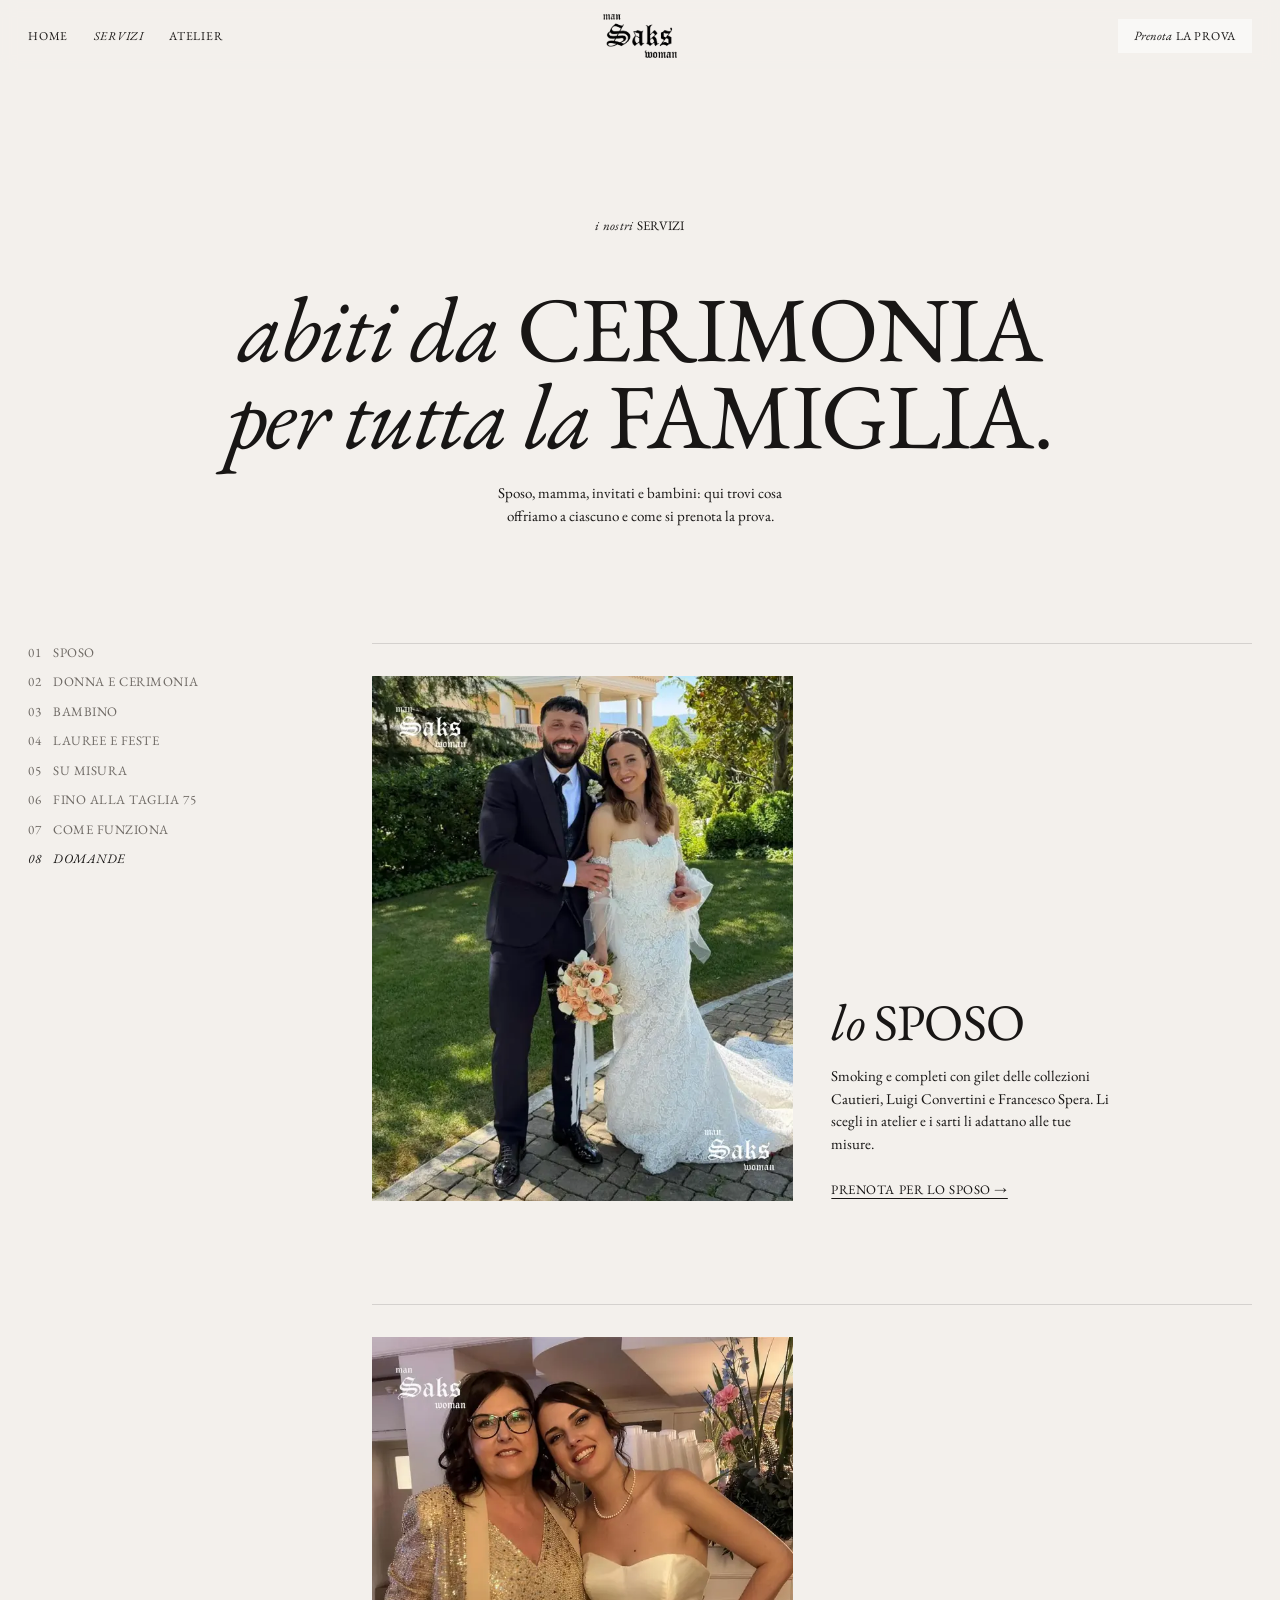
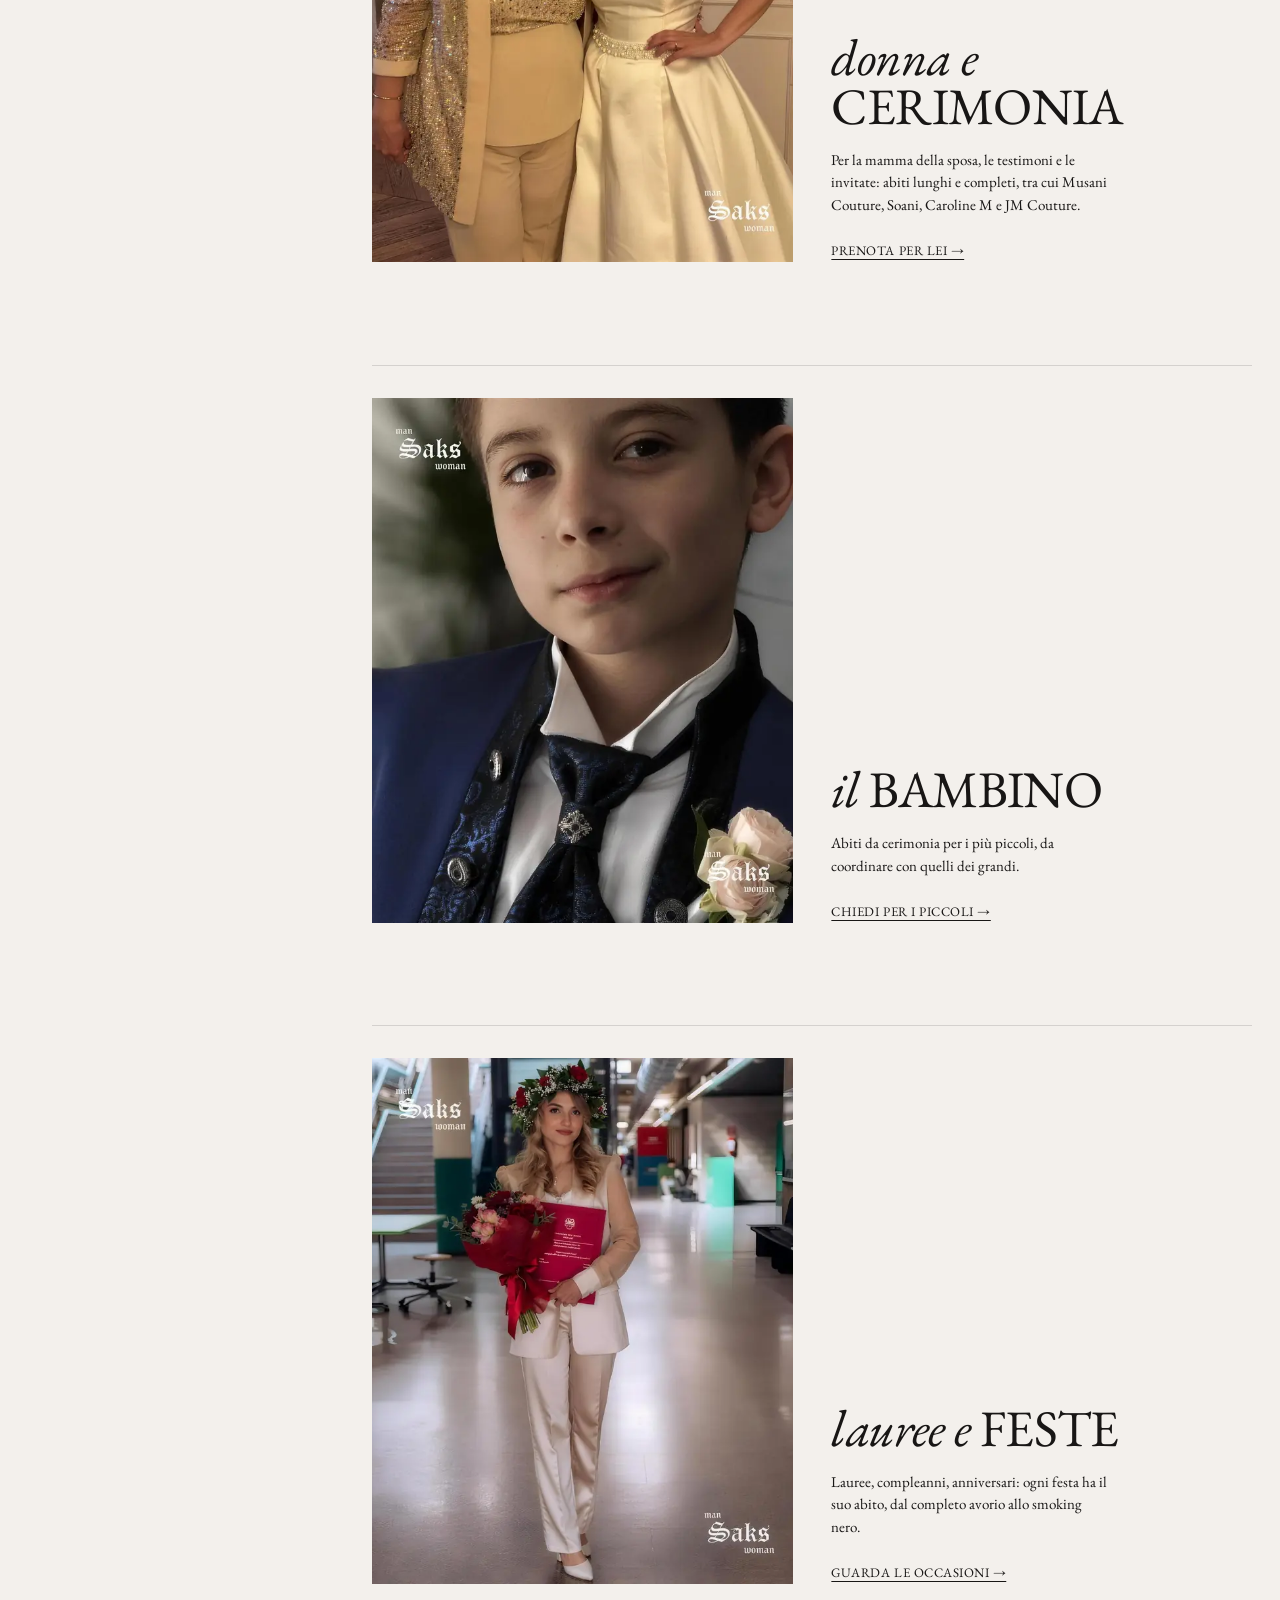
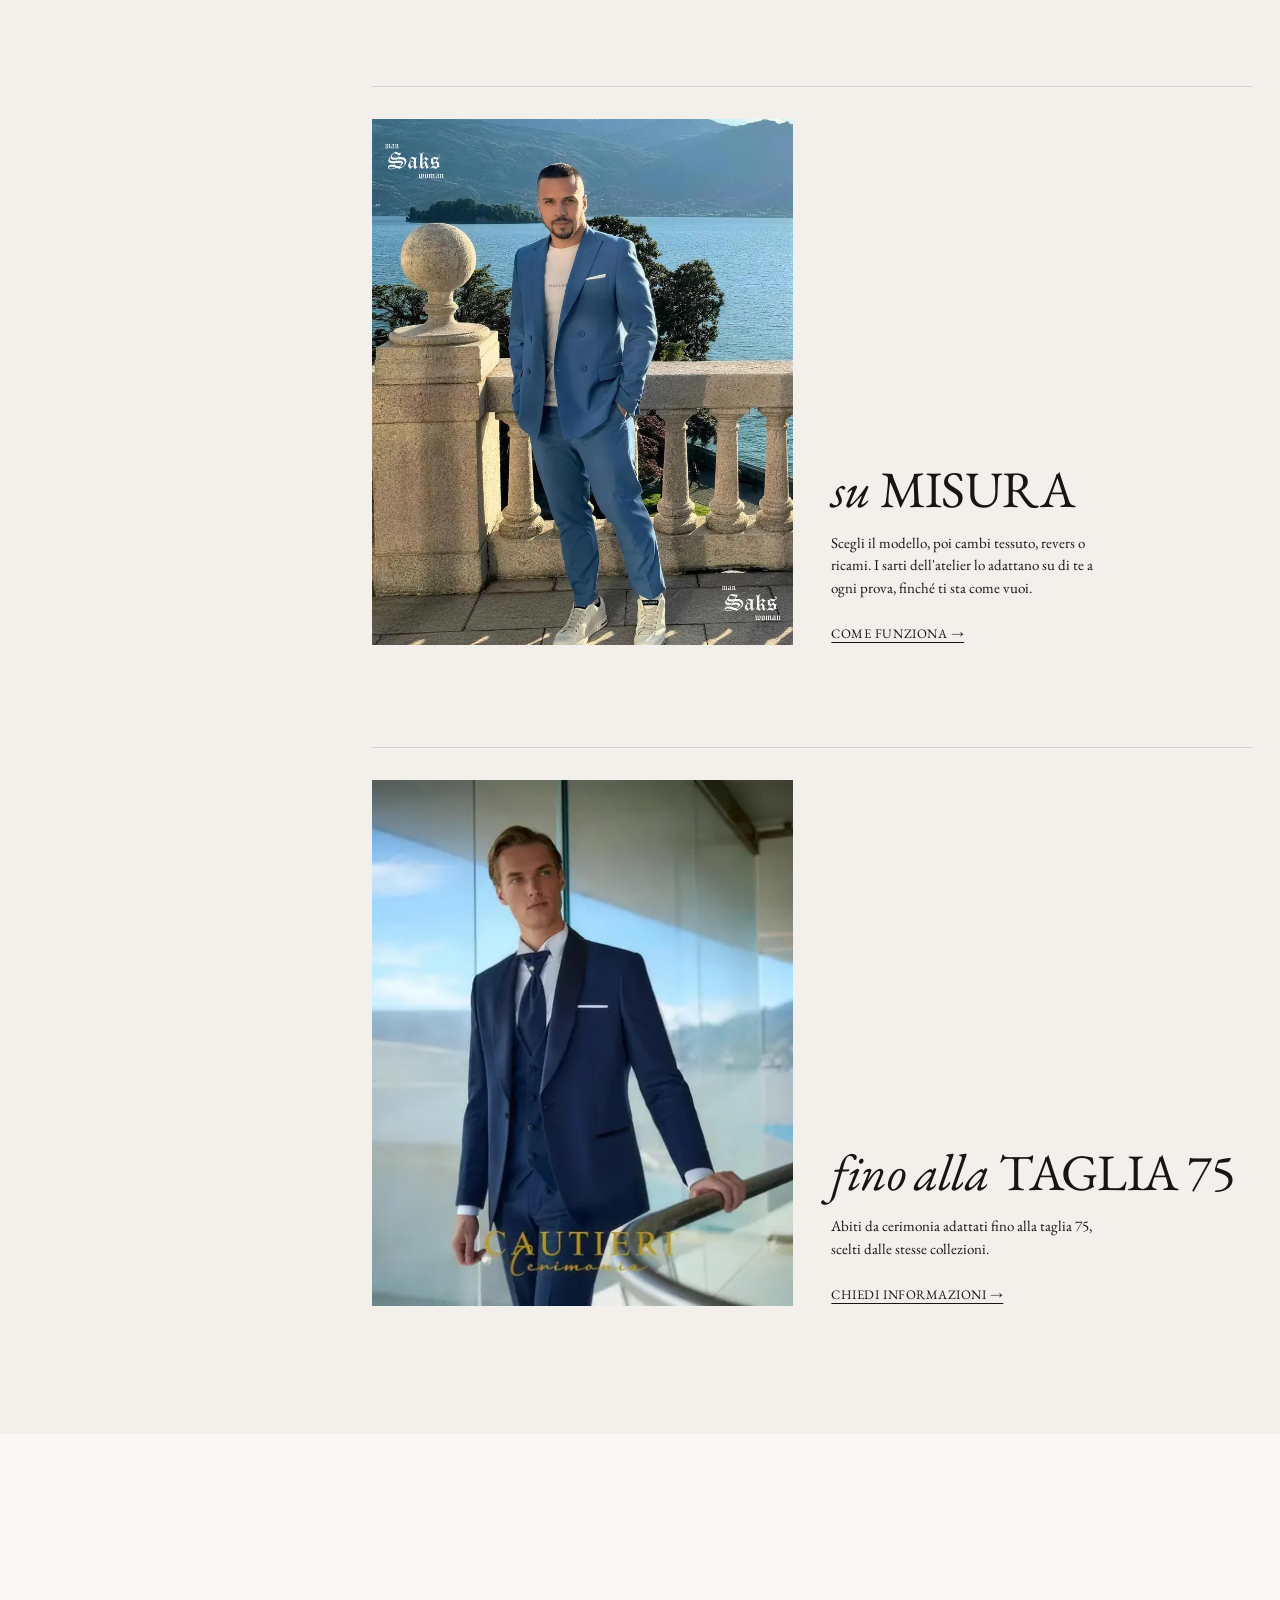
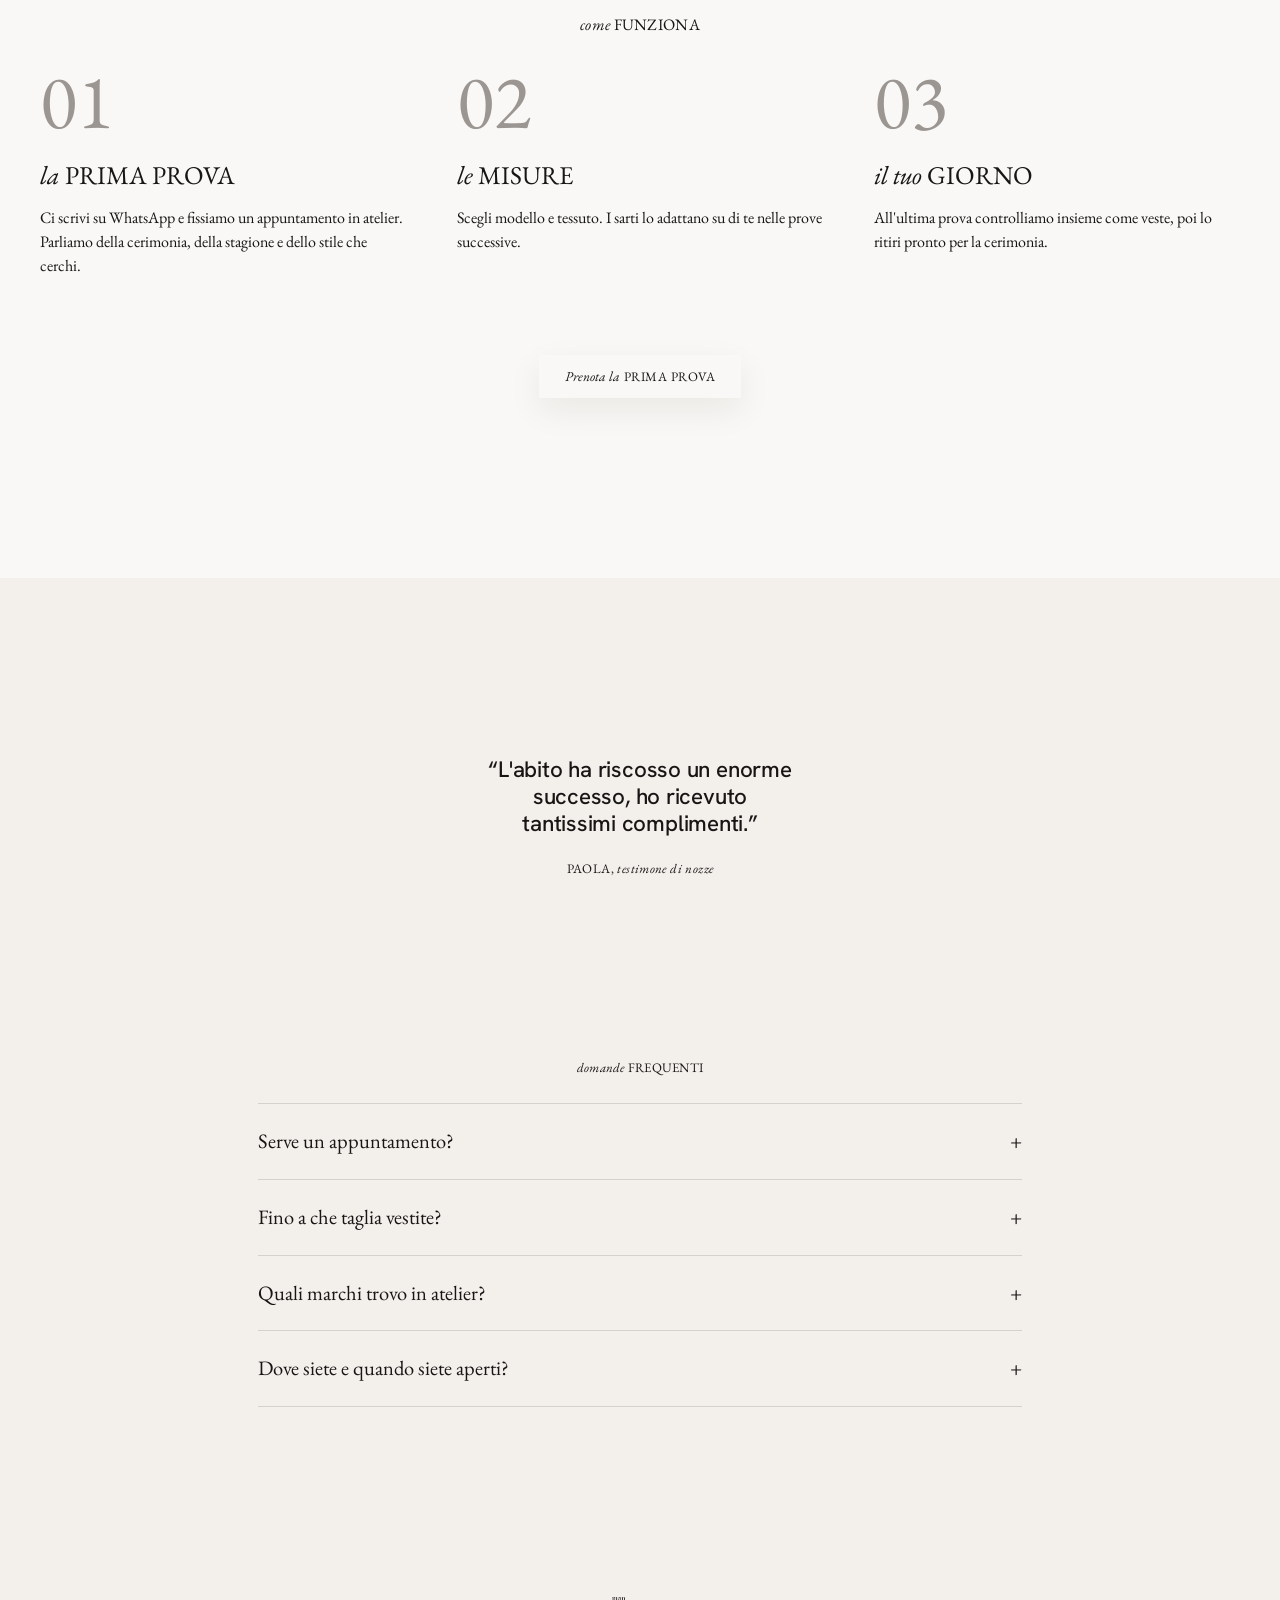
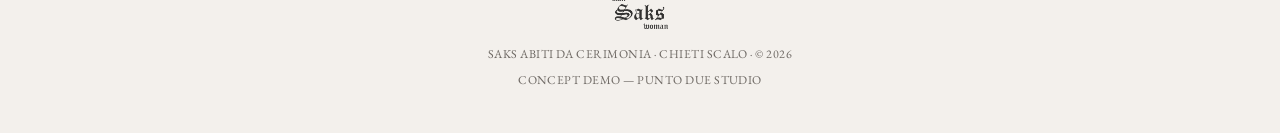
<file: servizi.html>
<!doctype html>
<html lang="it">
<head>
  <meta charset="utf-8">
  <meta name="viewport" content="width=device-width, initial-scale=1">
  <title>Servizi — Saks Cerimonia, Chieti Scalo</title>
  <meta name="description" content="Abiti da sposo, donna e bambino, personalizzazione su misura e taglie fino alla 75: i servizi dell'atelier Saks Abiti da Cerimonia a Chieti Scalo.">
  <meta name="theme-color" content="#F3F0EC">
  <link rel="preconnect" href="https://fonts.googleapis.com">
  <link rel="preconnect" href="https://fonts.gstatic.com" crossorigin>
  <link href="https://fonts.googleapis.com/css2?family=EB+Garamond:ital,wght@0,400;0,500;1,400&family=Hanken+Grotesk:wght@400;500&display=swap" rel="stylesheet">
  <link rel="stylesheet" href="style.css">
</head>
<body>
  <a class="skip" href="#main">Vai al contenuto</a>

  <header class="nav nav--solid">
    <nav class="nav__links" aria-label="Principale">
      <a href="index.html" class="nav__keep">Home</a>
      <a href="servizi.html" aria-current="page">Servizi</a>
      <a href="index.html#atelier">Atelier</a>
    </nav>
    <a href="index.html" class="nav__logo" aria-label="Saks Cerimonia, home">
      <img src="assets/img/logo-white.png" alt="Saks — man woman" width="96" height="56">
    </a>
    <a class="btn btn--sm" href="https://wa.me/390871562682?text=Ciao%20Saks%2C%20vorrei%20prenotare%20una%20prova" target="_blank" rel="noopener"><em>Prenota</em> la prova</a>
  </header>

  <main id="main">
    <header class="srv-hero">
      <p class="eyebrow"><em>i nostri</em> servizi</p>
      <h1 class="display"><em>abiti da</em> cerimonia<br><em>per tutta la</em> famiglia.</h1>
      <p class="body">Sposo, mamma, invitati e bambini: qui trovi cosa offriamo a ciascuno e come si prenota la prova.</p>
    </header>

    <div class="srv">
      <nav class="srv__index" aria-label="Indice della pagina">
        <ol>
          <li><a href="#sposo">Sposo</a></li>
          <li><a href="#donna">Donna e cerimonia</a></li>
          <li><a href="#bambino">Bambino</a></li>
          <li><a href="#feste">Lauree e feste</a></li>
          <li><a href="#su-misura">Su misura</a></li>
          <li><a href="#taglie">Fino alla taglia 75</a></li>
          <li><a href="#come">Come funziona</a></li>
          <li><a href="#domande">Domande</a></li>
        </ol>
      </nav>

      <div class="srv__list">
        <article class="srv-item" id="sposo">
          <figure><img src="assets/img/sposo-cautieri-800.webp" alt="Sposo in abito Cautieri" loading="lazy" decoding="async"></figure>
          <div>
            <h2><em>lo</em> sposo</h2>
            <p>Smoking e completi con gilet delle collezioni Cautieri, Luigi Convertini e Francesco Spera. Li scegli in atelier e i sarti li adattano alle tue misure.</p>
            <a href="https://wa.me/390871562682?text=Ciao%20Saks%2C%20vorrei%20prenotare%20una%20prova%20per%20l'abito%20da%20sposo" target="_blank" rel="noopener">Prenota per lo sposo →</a>
          </div>
        </article>
        <article class="srv-item" id="donna">
          <figure><img src="assets/img/mamma-musani-800.webp" alt="Mamma della sposa in Musani Couture" loading="lazy" decoding="async"></figure>
          <div>
            <h2><em>donna e</em> cerimonia</h2>
            <p>Per la mamma della sposa, le testimoni e le invitate: abiti lunghi e completi, tra cui Musani Couture, Soani, Caroline M e JM Couture.</p>
            <a href="https://wa.me/390871562682?text=Ciao%20Saks%2C%20vorrei%20prenotare%20una%20prova%20per%20un%20abito%20da%20cerimonia%20donna" target="_blank" rel="noopener">Prenota per lei →</a>
          </div>
        </article>
        <article class="srv-item" id="bambino">
          <figure><img src="assets/img/bambino-800.webp" alt="Bambino in abito da cerimonia" loading="lazy" decoding="async"></figure>
          <div>
            <h2><em>il</em> bambino</h2>
            <p>Abiti da cerimonia per i più piccoli, da coordinare con quelli dei grandi.</p>
            <a href="https://wa.me/390871562682?text=Ciao%20Saks%2C%20vorrei%20informazioni%20sugli%20abiti%20da%20cerimonia%20bambino" target="_blank" rel="noopener">Chiedi per i piccoli →</a>
          </div>
        </article>
        <article class="srv-item" id="feste">
          <figure><img src="assets/img/laurea-800.webp" alt="Neolaureata in completo avorio" loading="lazy" decoding="async"></figure>
          <div>
            <h2><em>lauree e</em> feste</h2>
            <p>Lauree, compleanni, anniversari: ogni festa ha il suo abito, dal completo avorio allo smoking nero.</p>
            <a href="index.html#occasioni">Guarda le occasioni →</a>
          </div>
        </article>
        <article class="srv-item" id="su-misura">
          <figure><img src="assets/img/doppiopetto-800.webp" alt="Doppio petto azzurro cucito su misura" loading="lazy" decoding="async"></figure>
          <div>
            <h2><em>su</em> misura</h2>
            <p>Scegli il modello, poi cambi tessuto, revers o ricami. I sarti dell'atelier lo adattano su di te a ogni prova, finché ti sta come vuoi.</p>
            <a href="#come">Come funziona →</a>
          </div>
        </article>
        <article class="srv-item" id="taglie">
          <figure><img src="assets/img/cautieri-7-800.webp" alt="Abito Cautieri blu notte con gilet" loading="lazy" decoding="async"></figure>
          <div>
            <h2><em>fino alla</em> taglia 75</h2>
            <p>Abiti da cerimonia adattati fino alla taglia 75, scelti dalle stesse collezioni.</p>
            <a href="https://wa.me/390871562682?text=Ciao%20Saks%2C%20vorrei%20informazioni%20sulle%20taglie%20comode" target="_blank" rel="noopener">Chiedi informazioni →</a>
          </div>
        </article>
      </div>
    </div>

    <section class="steps" id="come">
      <p class="eyebrow"><em>come</em> funziona</p>
      <ol>
        <li><span>01</span><h3><em>la</em> prima prova</h3><p>Ci scrivi su WhatsApp e fissiamo un appuntamento in atelier. Parliamo della cerimonia, della stagione e dello stile che cerchi.</p></li>
        <li><span>02</span><h3><em>le</em> misure</h3><p>Scegli modello e tessuto. I sarti lo adattano su di te nelle prove successive.</p></li>
        <li><span>03</span><h3><em>il tuo</em> giorno</h3><p>All'ultima prova controlliamo insieme come veste, poi lo ritiri pronto per la cerimonia.</p></li>
      </ol>
      <a class="btn" href="https://wa.me/390871562682?text=Ciao%20Saks%2C%20vorrei%20prenotare%20una%20prova" target="_blank" rel="noopener"><em>Prenota la</em> prima prova</a>
    </section>

    <blockquote class="srv-quote">
      <p class="lead">“L'abito ha riscosso un enorme successo, ho ricevuto tantissimi complimenti.”</p>
      <cite>Paola, <em>testimone di nozze</em></cite>
    </blockquote>

    <section class="faq" id="domande">
      <p class="eyebrow"><em>domande</em> frequenti</p>
      <details><summary>Serve un appuntamento?</summary><p>Sì, è consigliato: scrivici su WhatsApp al 0871 562682 e ti riserviamo il tempo per la prova.</p></details>
      <details><summary>Fino a che taglia vestite?</summary><p>Abiti da cerimonia fino alla taglia 75, adattati dai nostri sarti.</p></details>
      <details><summary>Quali marchi trovo in atelier?</summary><p>Tra gli altri Cautieri, Musani Couture, Luigi Convertini, Francesco Spera, Tiber, Impero, San Germano, Caroline M, La Martina, Gavioli, Soani, JM Couture, Luigi Auletta e Papillon.</p></details>
      <details><summary>Dove siete e quando siete aperti?</summary><p>Via Torquato Scaraviglia 16, Chieti Scalo. Lunedì 16:00–20:00, martedì–sabato 9:30–13:00 e 16:00–20:00, domenica chiuso.</p></details>
    </section>
  </main>

  <footer class="footer">
    <img src="assets/img/logo-white.png" alt="Saks" width="72" height="42" loading="lazy">
    <p>Saks Abiti da Cerimonia · Chieti Scalo · © 2026</p>
    <p>Concept demo — Punto Due Studio</p>
  </footer>

  <script>
    // underline the index entry for the section in view
    const links = [...document.querySelectorAll('.srv__index a')];
    const io = new IntersectionObserver((entries) => entries.forEach((e) => {
      if (e.isIntersecting) links.forEach((a) => a.classList.toggle('on', a.hash === '#' + e.target.id));
    }), { rootMargin: '-45% 0px -50% 0px' });
    links.forEach((a) => io.observe(document.querySelector(a.hash)));
  </script>
</body>
</html>
</file>
<file: style.css>
/* Saks Cerimonia — editorial, Vero-inspired: paper, ink, big caps serif with italic whispers */
:root {
  --bg: #F3F0EC;
  --paper: #F9F8F6;
  --ink: #181615;
  --mute: #6E6964;
  --line: rgba(24, 22, 21, .14);
  --stone: #9B9692;
  --serif: 'EB Garamond', Georgia, 'Times New Roman', serif;
  --sans: 'Hanken Grotesk', 'Helvetica Neue', Arial, sans-serif;
  --gut: clamp(16px, 2.2vw, 32px);
  --ease: cubic-bezier(.22, 1, .36, 1);
}
*, *::before, *::after { box-sizing: border-box; }
html { -webkit-text-size-adjust: 100%; }
html.lenis, html.lenis body { height: auto; }
.lenis.lenis-smooth { scroll-behavior: auto !important; }
body {
  margin: 0; background: var(--bg); color: var(--ink);
  font: 400 16px/1.5 var(--serif);
  -webkit-font-smoothing: antialiased; text-rendering: optimizeLegibility;
  overflow-x: clip;
}
img { display: block; max-width: 100%; }
figure { margin: 0; overflow: hidden; background: #dcd7d1; }
figure img { width: 100%; height: 100%; object-fit: cover; object-position: 50% 15%; }
a { color: inherit; }
em { font-style: italic; text-transform: none; }
p { margin: 0; }
h1, h2, h3 { margin: 0; font-weight: 400; }
::selection { background: var(--ink); color: var(--bg); }
.skip { position: absolute; left: -999px; top: 8px; z-index: 100; background: var(--ink); color: var(--bg); padding: 8px 12px; }
.skip:focus { left: 8px; }
:focus-visible { outline: 1px solid var(--ink); outline-offset: 3px; }

/* ---------- type ---------- */
.display {
  font-size: clamp(2.5rem, 7.2vw, 7.6rem); line-height: .94; letter-spacing: -.012em;
  text-transform: uppercase; text-align: center;
}
.display em { letter-spacing: -.02em; }
.line { display: block; overflow: hidden; padding-bottom: .06em; margin-bottom: -.06em; }
.line > span { display: inline-block; }
.eyebrow { font-size: 13px; letter-spacing: .02em; text-transform: uppercase; text-align: center; margin-bottom: clamp(18px, 2vw, 28px); }
.lead { font: 500 clamp(1.2rem, 1.75vw, 1.65rem)/1.2 var(--sans); letter-spacing: -.01em; text-align: center; }
.body { font-size: clamp(15px, 1.05vw, 17px); line-height: 1.5; text-align: center; max-width: 46ch; margin-inline: auto; }

.btn {
  display: inline-flex; align-items: center; gap: .3em; padding: 15px 26px;
  background: var(--paper); color: var(--ink); text-decoration: none;
  font: 400 13px/1 var(--serif); letter-spacing: .04em; text-transform: uppercase;
  box-shadow: 0 12px 34px rgba(24, 22, 21, .07);
  transition: box-shadow .5s var(--ease), transform .5s var(--ease);
}
.btn em { letter-spacing: 0; font-size: 1.05em; }
.btn:hover { box-shadow: 0 18px 44px rgba(24, 22, 21, .13); transform: translateY(-2px); }
.btn--sm { padding: 11px 16px; font-size: 12px; box-shadow: none; }

/* ---------- nav ---------- */
.nav {
  position: fixed; inset: 0 0 auto; z-index: 50; height: 72px; padding: 0 var(--gut);
  display: grid; grid-template-columns: 1fr auto 1fr; align-items: center;
  transition: transform .6s var(--ease), color .4s;
}
.nav--hidden { transform: translateY(-100%); }
.nav__links { display: flex; gap: clamp(14px, 2vw, 30px); }
.nav__links a { font-size: 12px; letter-spacing: .06em; text-transform: uppercase; text-decoration: none; }
.nav__links a:hover { font-style: italic; }
.nav__logo img { width: 74px; height: auto; filter: brightness(0); transition: filter .4s; }
.nav .btn { justify-self: end; }
.nav--light { color: #fff; }
.nav--light .nav__logo img { filter: none; }
.nav--light .btn { background: rgba(255, 255, 255, .92); }

/* ---------- 1 · hero ---------- */
.hero__pin { position: relative; height: 100svh; overflow: hidden; }
.hero__title { position: absolute; inset: 15svh 0 auto; z-index: 1; }
.hero__title { font-size: clamp(2.6rem, 8.4vw, 8.8rem); line-height: .92; letter-spacing: -.012em; text-transform: uppercase; text-align: center; }
.grow { /* --p: 0 = small framed photo, 1 = fills the pinned viewport (tweened by GSAP) */
  --p: 0; position: absolute; z-index: 2; contain: strict;
  left: calc((50% - var(--w) / 2) * (1 - var(--p))); top: calc(var(--y) * (1 - var(--p)));
  width: calc(var(--w) + (100% - var(--w)) * var(--p)); height: calc(var(--h) + (100% - var(--h)) * var(--p));
}
.hero__media { --w: clamp(150px, 15vw, 240px); --h: calc(var(--w) * 1.25); --y: 54svh; }
.hero__media img { object-position: 50% 20%; }
.hero__tail {
  position: absolute; inset: auto var(--gut) clamp(28px, 6svh, 64px); z-index: 3; color: #fff; pointer-events: none;
  font-size: clamp(2.2rem, 6.4vw, 6.6rem); line-height: .95; text-transform: uppercase; letter-spacing: -.012em;
  text-shadow: 0 2px 30px rgba(0, 0, 0, .18);
}
.hero__r { text-align: right; }
.js .hero__tail p { opacity: 0; }

/* ---------- 2 · intro ---------- */
.intro { padding: clamp(110px, 22vh, 220px) var(--gut); display: grid; justify-items: center; gap: 22px; }
.intro .lead { max-width: 21ch; }
.intro .btn { margin-top: 14px; }

/* ---------- 3 · essenza ---------- */
.essenza__pin { position: relative; height: 100svh; overflow: hidden; display: grid; align-content: start; padding-top: 17svh; }
.essenza__media { --w: clamp(110px, 10vw, 170px); --h: var(--w); --y: 62svh; }
.essenza__media img { object-position: 50% 8%; }

/* ---------- 4 · process ---------- */
.process__pin { position: relative; height: 100svh; overflow: hidden; }
.process__bands { position: absolute; inset: 0; }
.band { position: absolute; height: clamp(120px, 20svh, 220px); top: 100%; }
.band.b1 { left: 13vw; right: 0; }
.band.b2 { left: 26vw; right: 0; }
.band.b3 { left: 0; right: 22vw; }
.band img { object-position: 50% 22%; }
.process__panel {
  position: absolute; inset: 0; background: linear-gradient(to bottom, #e4ded7 0%, #b3aaa1 55%, #7d736a 100%);
  display: grid; place-items: center;
}
.shot { position: absolute; left: 50%; top: 46%; width: clamp(220px, 26vw, 400px); aspect-ratio: 4 / 5; translate: -50% -50%; background: transparent; box-shadow: 0 30px 60px rgba(24, 22, 21, .22); }
.shot img { object-position: 50% 20%; }
.process__dots { position: absolute; left: var(--gut); top: 50%; translate: 0 -50%; margin: 0; padding: 0; list-style: none; display: grid; gap: 10px; }
.process__dots li { width: 6px; height: 6px; rotate: 45deg; background: rgba(255, 255, 255, .5); transition: background .4s, scale .4s; }
.process__dots li.on { background: #fff; scale: 1.4; }
.process__line {
  position: absolute; left: 0; bottom: clamp(26px, 6svh, 60px); white-space: nowrap; color: #fff;
  font-size: clamp(2.2rem, 5.6vw, 5.8rem); line-height: 1; text-transform: uppercase; letter-spacing: -.012em;
  will-change: transform;
}
.process__line .w { opacity: .38; transition: opacity .5s; padding-right: .3em; }
.process__line .w.on { opacity: 1; }

/* ---------- 5 · editorial ---------- */
.sec-head { padding: clamp(120px, 20vh, 200px) var(--gut) clamp(40px, 6vw, 80px); }
.ed-grid { display: grid; grid-template-columns: repeat(12, 1fr); column-gap: 10px; row-gap: clamp(60px, 9vw, 140px); padding: 0 var(--gut) clamp(80px, 12vw, 180px); align-items: start; }
.ed-a { grid-column: 1 / 7; grid-row: 1 / 6; aspect-ratio: 3 / 4; position: sticky; top: 11svh; }
.ed-b { grid-column: 7 / 10; grid-row: 1; aspect-ratio: 5 / 7; }
.ed-c { grid-column: 10 / 13; grid-row: 1; aspect-ratio: 5 / 7; }
.ed-text { grid-column: 7 / 13; grid-row: 2; display: grid; gap: 22px; justify-items: center; }
.ed-text .lead { max-width: 20ch; }
.ed-cta { grid-column: 7 / 13; grid-row: 3; display: grid; justify-items: center; gap: 22px; }
.ed-mini { width: clamp(90px, 8vw, 130px); aspect-ratio: 5 / 7; }
.ed-d { grid-column: 7 / 10; grid-row: 4; aspect-ratio: 5 / 7; }
.ed-e { grid-column: 10 / 13; grid-row: 4; aspect-ratio: 5 / 7; }
.ed-quote { grid-column: 7 / 13; grid-row: 5; margin: 0; display: grid; gap: 22px; justify-items: center; }
.ed-quote .lead { max-width: 19ch; }
.ed-quote cite { font-style: normal; font-size: 13px; text-transform: uppercase; letter-spacing: .03em; text-align: center; }

/* ---------- 6 · occasioni ---------- */
.gallery { list-style: none; margin: 0; padding: clamp(20px, 4vw, 60px) var(--gut) clamp(60px, 8vw, 120px); display: grid; grid-template-columns: repeat(5, 1fr); column-gap: clamp(10px, 1.4vw, 20px); row-gap: clamp(40px, 5vw, 80px); counter-reset: occ; }
.gallery li { display: grid; align-content: start; gap: 12px; counter-increment: occ; }
.gallery li:nth-child(5n + 2), .gallery li:nth-child(5n + 4) { margin-top: clamp(40px, 7vw, 120px); }
.gallery figure { width: 100%; aspect-ratio: 4 / 5; }
.gallery figure img { transition: transform 1.2s var(--ease); }
.gallery li:hover img { transform: scale(1.06); }
.gallery span { font-size: 12px; text-transform: uppercase; letter-spacing: .04em; border-top: 1px solid var(--line); padding-top: 10px; }
.gallery span::after { content: counter(occ, decimal-leading-zero); float: right; color: var(--mute); }
.marquee { overflow: hidden; padding: clamp(28px, 4vw, 56px) 0; border-block: 1px solid var(--line); }
.marquee__track { display: flex; width: max-content; will-change: transform; }
.marquee__track > div { display: flex; }
.marquee span { padding-right: clamp(36px, 5vw, 80px); font-size: clamp(2rem, 5vw, 5rem); line-height: 1; text-transform: uppercase; letter-spacing: -.01em; white-space: nowrap; }
.marquee span:nth-child(even) { font-style: italic; text-transform: none; color: var(--mute); }

/* ---------- 7 · poem ---------- */
.poem { position: relative; padding: clamp(140px, 22vh, 240px) 0 clamp(80px, 12vh, 140px); overflow: hidden; }
.poem__text { font-size: clamp(2.6rem, 9vw, 9.4rem); line-height: .9; text-transform: uppercase; letter-spacing: -.015em; text-align: center; }
.pl { display: flex; justify-content: center; white-space: nowrap; }
.pl > span { display: inline-block; }
.pl--split { display: grid; grid-template-columns: 1fr 1fr; column-gap: clamp(90px, 11vw, 180px); } /* gap stays centred for the medallion */
.pl--split > span:first-child { justify-self: end; }
.pl--split > span:last-child { justify-self: start; }
.coin { position: absolute; left: 50%; top: 0; width: clamp(56px, 6vw, 90px); aspect-ratio: 1; margin-left: calc(clamp(56px, 6vw, 90px) / -2); transform-style: preserve-3d; z-index: 2; }
.coin__face {
  position: absolute; inset: 0; border-radius: 50%; backface-visibility: hidden; display: grid; place-items: center;
  background: radial-gradient(circle at 35% 30%, #8d8883 0%, #3b3835 45%, #141312 100%);
  box-shadow: inset 0 0 0 3px rgba(255, 255, 255, .12), inset 0 -6px 12px rgba(0, 0, 0, .5), 0 18px 30px rgba(0, 0, 0, .18);
  color: rgba(255, 255, 255, .7); font: italic 400 clamp(1.4rem, 2.4vw, 2.4rem)/1 var(--serif);
}
.coin__back { transform: rotateY(180deg); font-style: normal; font-size: clamp(1rem, 1.6vw, 1.5rem); }

/* ---------- 8 · atelier ---------- */
.atelier { padding: clamp(100px, 16vh, 180px) var(--gut) clamp(80px, 10vh, 120px); display: grid; justify-items: center; }
.atelier .display { margin-bottom: 40px; }
.atelier__info { width: 100%; max-width: 1100px; margin-top: clamp(80px, 10vw, 140px); padding-top: 36px; border-top: 1px solid var(--line); display: grid; grid-template-columns: repeat(3, 1fr); gap: 32px; text-align: center; }
.atelier__info h3 { font-size: 13px; text-transform: uppercase; letter-spacing: .03em; margin-bottom: 12px; }
.atelier__info p, .atelier__info a { font-size: 15px; line-height: 1.6; }
.atelier__info a { text-underline-offset: 3px; }

.footer { padding: 36px var(--gut) 44px; display: grid; justify-items: center; gap: 8px; font-size: 12px; text-transform: uppercase; letter-spacing: .04em; color: var(--mute); }
.footer img { width: 56px; height: auto; filter: brightness(0); opacity: .8; margin-bottom: 8px; }

/* ---------- servizi.html ---------- */
.nav--solid { background: color-mix(in srgb, var(--bg) 92%, transparent); backdrop-filter: blur(8px); }
.nav__links a[aria-current="page"] { font-style: italic; }
.srv-hero { padding: clamp(140px, 24vh, 240px) var(--gut) clamp(60px, 9vw, 120px); display: grid; justify-items: center; gap: 24px; }
.srv { display: grid; grid-template-columns: minmax(180px, 1fr) 3fr; gap: clamp(24px, 4vw, 64px); padding: 0 var(--gut); }
.srv__index { position: sticky; top: 110px; align-self: start; }
.srv__index ol { list-style: none; margin: 0; padding: 0; display: grid; gap: 10px; counter-reset: idx; }
.srv__index li { counter-increment: idx; }
.srv__index a { display: flex; gap: 12px; font-size: 13px; text-transform: uppercase; letter-spacing: .04em; text-decoration: none; color: var(--mute); transition: color .3s; }
.srv__index a::before { content: counter(idx, decimal-leading-zero); }
.srv__index a:hover, .srv__index a.on { color: var(--ink); font-style: italic; }
.srv__list { display: grid; gap: clamp(60px, 8vw, 120px); padding-bottom: clamp(80px, 10vw, 140px); }
.srv-item { display: grid; grid-template-columns: 1fr 1fr; gap: clamp(20px, 3vw, 48px); align-items: end; scroll-margin-top: 100px; border-top: 1px solid var(--line); padding-top: clamp(20px, 2.5vw, 32px); }
.srv-item figure { aspect-ratio: 4 / 5; }
.srv-item h2 { font-size: clamp(2rem, 4vw, 3.8rem); line-height: .95; text-transform: uppercase; letter-spacing: -.012em; margin-bottom: 18px; }
.srv-item p { font-size: clamp(15px, 1.1vw, 18px); line-height: 1.5; max-width: 40ch; margin-bottom: 22px; }
.srv-item a { font-size: 13px; text-transform: uppercase; letter-spacing: .04em; text-underline-offset: 4px; }
.steps { padding: clamp(100px, 14vw, 180px) var(--gut); background: var(--paper); display: grid; justify-items: center; scroll-margin-top: 72px; }
.steps ol { list-style: none; margin: 0 0 clamp(50px, 6vw, 80px); padding: 0; display: grid; grid-template-columns: repeat(3, 1fr); gap: clamp(24px, 4vw, 64px); max-width: 1200px; }
.steps span { display: block; font-size: clamp(3rem, 6vw, 5.5rem); line-height: 1; color: var(--stone); margin-bottom: 16px; }
.steps h3 { font-size: clamp(1.4rem, 2vw, 2rem); text-transform: uppercase; margin-bottom: 12px; }
.steps p { font-size: 16px; line-height: 1.5; }
.srv-quote { margin: 0; padding: clamp(100px, 14vw, 180px) var(--gut); display: grid; justify-items: center; gap: 22px; }
.srv-quote .lead { max-width: 24ch; }
.srv-quote cite { font-style: normal; font-size: 13px; text-transform: uppercase; letter-spacing: .03em; }
.faq { max-width: 820px; margin: 0 auto; padding: 0 var(--gut) clamp(100px, 12vw, 160px); scroll-margin-top: 100px; }
.faq details { border-top: 1px solid var(--line); }
.faq details:last-child { border-bottom: 1px solid var(--line); }
.faq summary { cursor: pointer; list-style: none; padding: 22px 0; display: flex; justify-content: space-between; gap: 16px; font-size: clamp(1.15rem, 1.6vw, 1.5rem); }
.faq summary::-webkit-details-marker { display: none; }
.faq summary::after { content: '+'; transition: rotate .3s var(--ease); }
.faq details[open] summary::after { rotate: 45deg; }
.faq details p { padding: 0 0 22px; font-size: 16px; line-height: 1.55; max-width: 60ch; color: var(--mute); }

/* ---------- initial reveal states (only when JS animates) ---------- */
.js [data-reveal] { opacity: 0; transform: translateY(24px); }
.js [data-lines] .line > span, .js .hero__title .line > span { transform: translateY(105%); }
.js [data-slice] { clip-path: inset(100% 0 0 0); }

/* ---------- mobile ---------- */
@media (max-width: 860px) {
  .nav { height: 60px; grid-template-columns: auto 1fr auto; }
  .nav__links { grid-column: 2; grid-row: 1; justify-self: end; }
  .nav__links a:not(.nav__keep) { display: none; }
  .nav__logo { grid-column: 1; grid-row: 1; }
  .nav .btn { grid-row: 1; margin-left: 14px; }
  .srv { grid-template-columns: 1fr; }
  .srv__index { position: static; }
  .srv__index ol { grid-template-columns: 1fr 1fr; column-gap: 16px; }
  .srv-item { grid-template-columns: 1fr; }
  .steps ol { grid-template-columns: 1fr; }
  .nav__logo img { width: 58px; }
  .nav .btn { grid-column: 3; }
  .hero__title { inset: 17svh 0 auto; font-size: 11vw; }
  .hero__media { --w: 44vw; --y: 50svh; }
  .hero__tail { font-size: clamp(1.9rem, 9.5vw, 3rem); }
  .essenza__pin { padding-top: 16svh; }
  .essenza__media { --w: 34vw; --y: 60svh; }
  .display { font-size: clamp(2.2rem, 10.6vw, 3.6rem); }
  .band { height: 15svh; }
  .band.b1 { left: 8vw; } .band.b2 { left: 30vw; } .band.b3 { right: 12vw; }
  .shot { width: 62vw; top: 42%; }
  .process__line { font-size: clamp(2rem, 10vw, 3rem); }
  .ed-grid { grid-template-columns: 1fr 1fr; row-gap: 56px; }
  .ed-a { grid-column: 1 / -1; grid-row: auto; position: static; aspect-ratio: 4 / 5; }
  .ed-b, .ed-d { grid-column: 1; grid-row: auto; }
  .ed-c, .ed-e { grid-column: 2; grid-row: auto; }
  .ed-text, .ed-cta, .ed-quote { grid-column: 1 / -1; grid-row: auto; }
  .gallery { grid-template-columns: 1fr 1fr; }
  .gallery li:nth-child(n) { margin-top: 0; }
  .gallery li:nth-child(even) { margin-top: 48px; }
  .poem__text { font-size: 9.2vw; }
  .pl--split { column-gap: 17vw; }
  .coin { width: 48px; margin-left: -24px; }
  .atelier__info { grid-template-columns: 1fr; gap: 28px; }
}

@media (prefers-reduced-motion: reduce) {
  .js [data-reveal], .js [data-lines] .line > span, .js .hero__title .line > span { opacity: 1; transform: none; }
  .js [data-slice] { clip-path: none; }
  .js .hero__tail p { opacity: 1; }
}
@media (prefers-reduced-motion: reduce) {
  .hero__tail { color: var(--ink); text-shadow: none; position: static; padding: 40px var(--gut); }
  .process__bands, .shot:not(:first-of-type) { display: none; }
}
</file>
